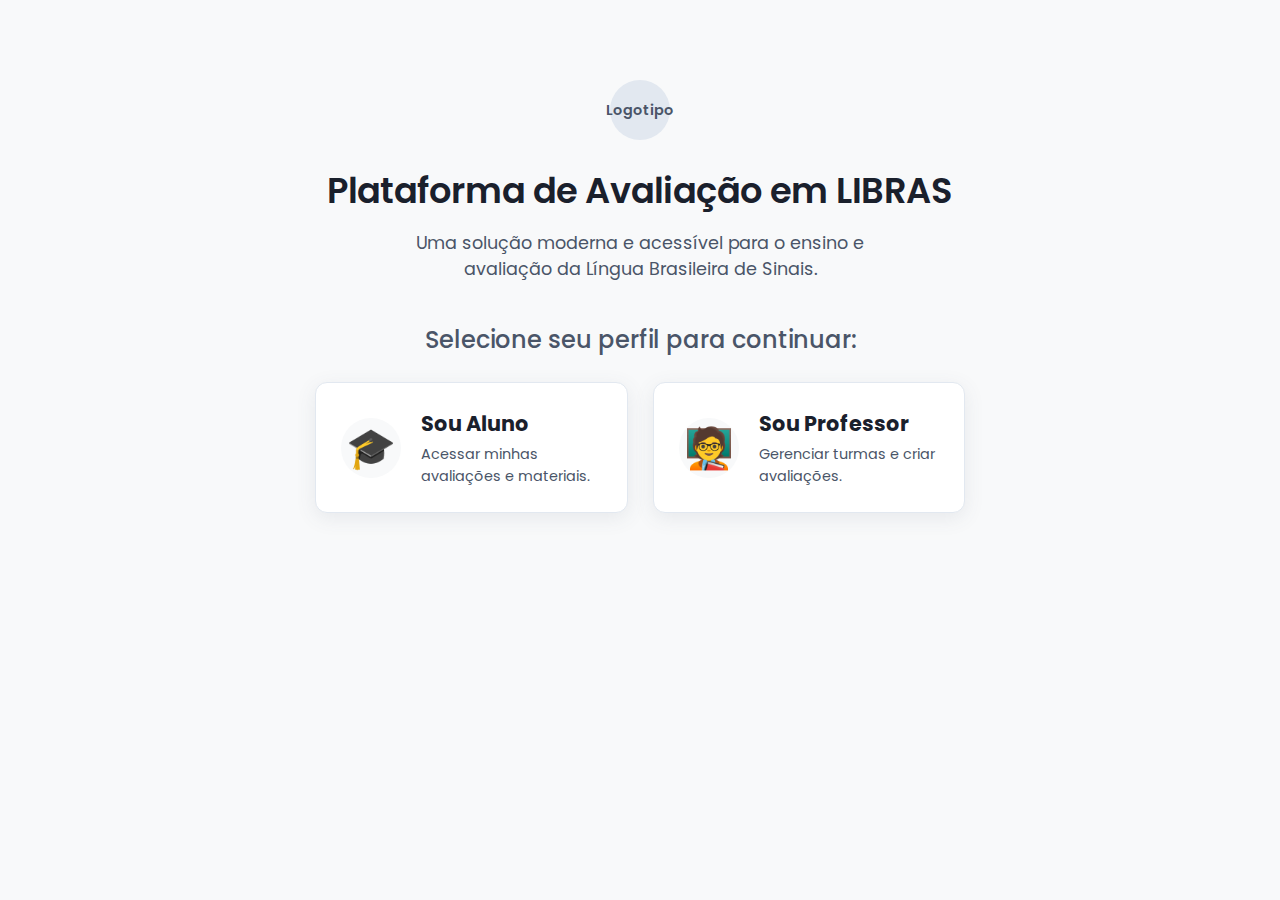
<file: frontend/templates/index.html>
<!DOCTYPE html>
<html lang="pt-BR">
<head>
    <meta charset="UTF-8">
    <meta name="viewport" content="width=device-width, initial-scale=1.0">
    <title>Bem-vindo à Plataforma de Avaliação em LIBRAS</title>
    <link rel="stylesheet" href="../assets/css/global.css">
    <link rel="stylesheet" href="../assets/css/landing.css">
    <link href="https://fonts.googleapis.com/css2?family=Poppins:wght@300;400;500;600;700&display=swap" rel="stylesheet">
</head>
<body class="role-selection-body">

    <main class="role-selection-container">
        <div class="logo-placeholder large">Logotipo</div>
        <h1>Plataforma de Avaliação em LIBRAS</h1>
        <p class="subtitle">Uma solução moderna e acessível para o ensino e avaliação da Língua Brasileira de Sinais.</p>
        
        <h2>Selecione seu perfil para continuar:</h2>

        <div class="role-options">
            <a href="aluno/aluno-login.html" class="role-card">
                <div class="role-icon">🎓</div>
                <div class="role-text">
                    <h3>Sou Aluno</h3>
                    <p>Acessar minhas avaliações e materiais.</p>
                </div>
            </a>

            <a href="professor/professor-login.html" class="role-card">
                <div class="role-icon">🧑‍🏫</div>
                <div class="role-text">
                    <h3>Sou Professor</h3>
                    <p>Gerenciar turmas e criar avaliações.</p>
                </div>
            </a>
        </div>
    </main>

</body>
</html>
</file>
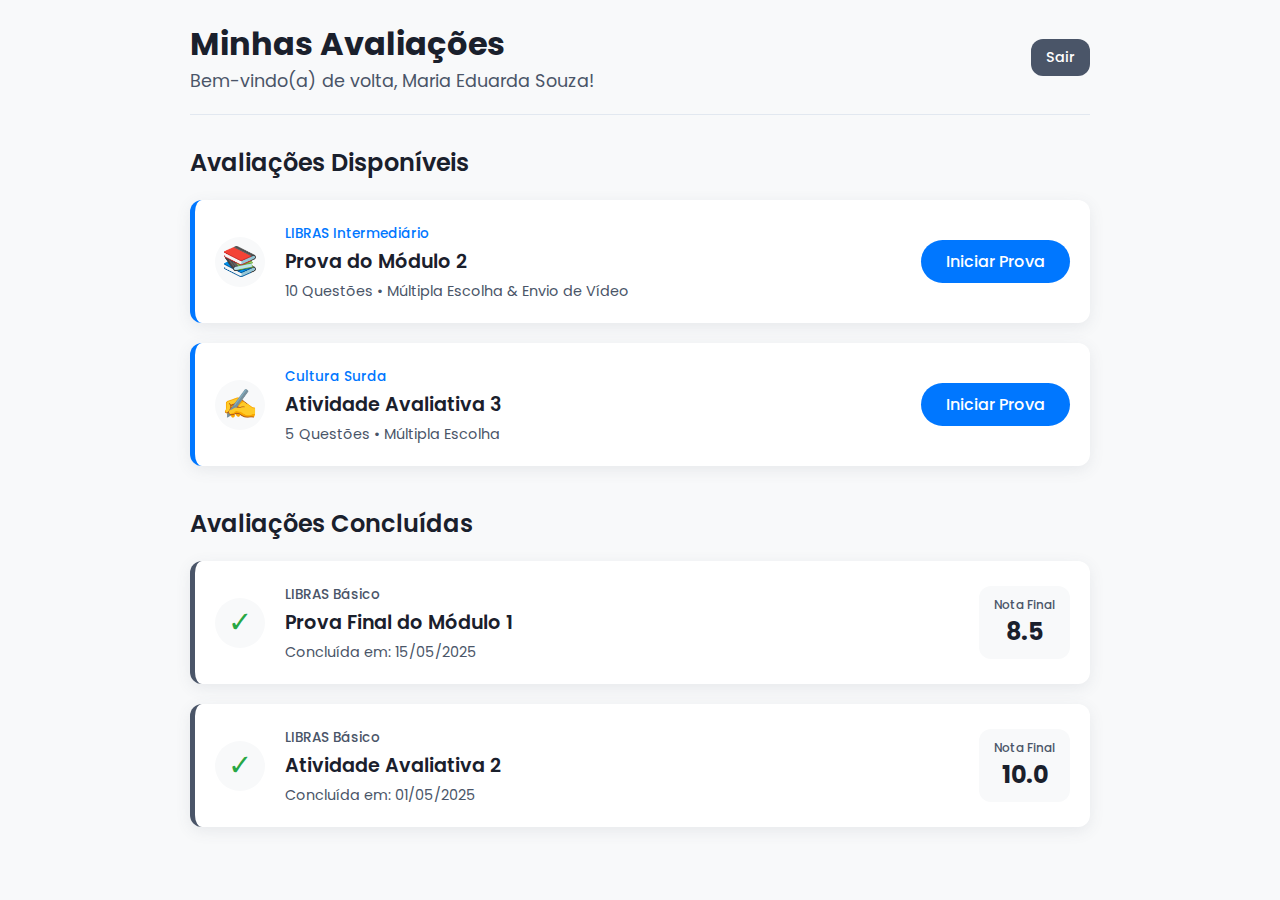
<file: frontend/templates/aluno/aluno-area.html>
<!DOCTYPE html>
<html lang="pt-BR">
<head>
    <meta charset="UTF-8">
    <meta name="viewport" content="width=device-width, initial-scale=1.0">
    <title>Minhas Avaliações - Plataforma LIBRAS</title>
    <link rel="stylesheet" href="../../assets/css/global.css">
    <link rel="stylesheet" href="../../assets/css/area.css">
    <link href="https://fonts.googleapis.com/css2?family=Poppins:wght@300;400;500;600;700&display=swap" rel="stylesheet">
</head>
<body class="dashboard-body">

    <main class="dashboard-container">
        <header class="dashboard-header">
            <div class="header-content">
                <h1>Minhas Avaliações</h1>
                <p>Bem-vindo(a) de volta, <span class="student-name">Maria Eduarda Souza</span>!</p>
            </div>
            <a href="aluno-login.html" class="logout-btn">Sair</a>
        </header>

        <section class="assessment-list-section">
            <h2>Avaliações Disponíveis</h2>
            <div class="assessment-list">
                <div class="assessment-card available">
                    <div class="card-icon">📚</div>
                    <div class="card-info">
                        <span class="card-subject">LIBRAS Intermediário</span>
                        <h3 class="card-title">Prova do Módulo 2</h3>
                        <span class="card-details">10 Questões • Múltipla Escolha & Envio de Vídeo</span>
                    </div>
                    <div class="card-action">
                        <a href="../prova/prova-instrucoes.html" class="action-link-btn">Iniciar Prova</a>
                    </div>
                </div>
                <div class="assessment-card available">
                    <div class="card-icon">✍️</div>
                    <div class="card-info">
                        <span class="card-subject">Cultura Surda</span>
                        <h3 class="card-title">Atividade Avaliativa 3</h3>
                        <span class="card-details">5 Questões • Múltipla Escolha</span>
                    </div>
                    <div class="card-action">
                        <a href="../prova/prova-instrucoes.html" class="action-link-btn">Iniciar Prova</a>
                    </div>
                </div>
            </div>
        </section>

        <section class="assessment-list-section">
            <h2>Avaliações Concluídas</h2>
            <div class="assessment-list">
                <div class="assessment-card completed">
                    <div class="card-icon">✓</div>
                    <div class="card-info">
                        <span class="card-subject">LIBRAS Básico</span>
                        <h3 class="card-title">Prova Final do Módulo 1</h3>
                        <span class="card-details">Concluída em: 15/05/2025</span>
                    </div>
                    <div class="card-action">
                        <div class="final-grade">
                            <span class="grade-label">Nota Final</span>
                            <span class="grade-value">8.5</span>
                        </div>
                    </div>
                </div>
                 <div class="assessment-card completed">
                    <div class="card-icon">✓</div>
                    <div class="card-info">
                        <span class="card-subject">LIBRAS Básico</span>
                        <h3 class="card-title">Atividade Avaliativa 2</h3>
                        <span class="card-details">Concluída em: 01/05/2025</span>
                    </div>
                    <div class="card-action">
                        <div class="final-grade">
                            <span class="grade-label">Nota Final</span>
                            <span class="grade-value">10.0</span>
                        </div>
                    </div>
                </div>
            </div>
        </section>
    </main>

</body>
</html>
</file>
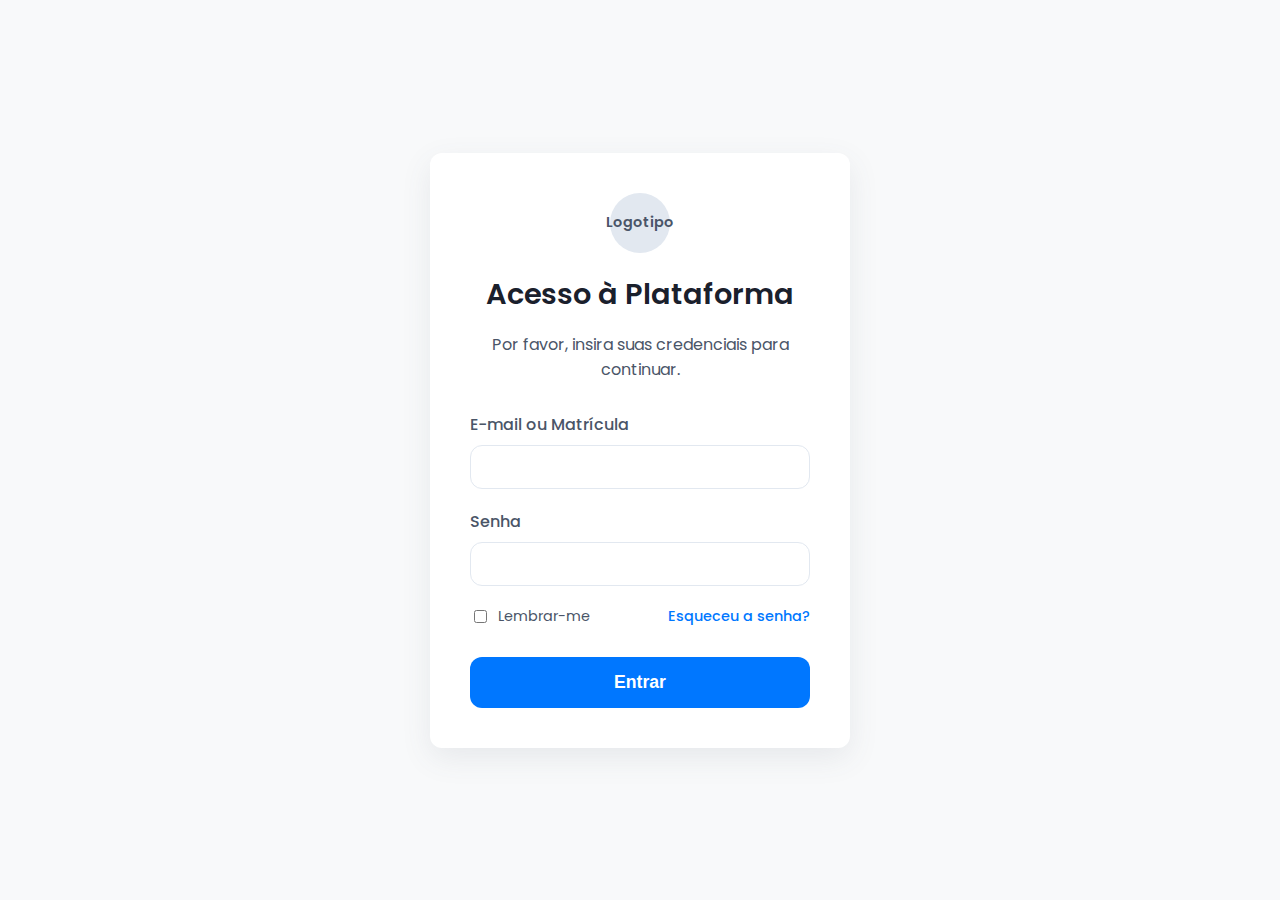
<file: frontend/templates/aluno/aluno-login.html>
<!DOCTYPE html>
<html lang="pt-BR">
<head>
    <meta charset="UTF-8">
    <meta name="viewport" content="width=device-width, initial-scale=1.0">
    <title>Login - Plataforma de Avaliação em LIBRAS</title>
    <link rel="stylesheet" href="../../assets/css/global.css">
    <link rel="stylesheet" href="../../assets/css/login.css">
    <link href="https://fonts.googleapis.com/css2?family=Poppins:wght@300;400;500;600;700&display=swap" rel="stylesheet">
</head>
<body class="login-body">

    <main class="login-container">
        <div class="login-form">
            <div class="logo-placeholder large">Logotipo</div>
            <h1>Acesso à Plataforma</h1>
            <p>Por favor, insira suas credenciais para continuar.</p>
            
            <form action="aluno-area" method="get">
                <div class="form-group">
                    <label for="email">E-mail ou Matrícula</label>
                    <input type="text" id="email" name="email" required>
                </div>
                <div class="form-group">
                    <label for="password">Senha</label>
                    <input type="password" id="password" name="password" required>
                </div>
                <div class="form-options">
                    <label class="checkbox-container">
                        <input type="checkbox" name="remember"> Lembrar-me
                    </label>
                    <a href="#" class="forgot-password">Esqueceu a senha?</a>
                </div>
                <button type="submit" class="login-btn">Entrar</button>
            </form>
        </div>
    </main>

</body>
</html>
</file>
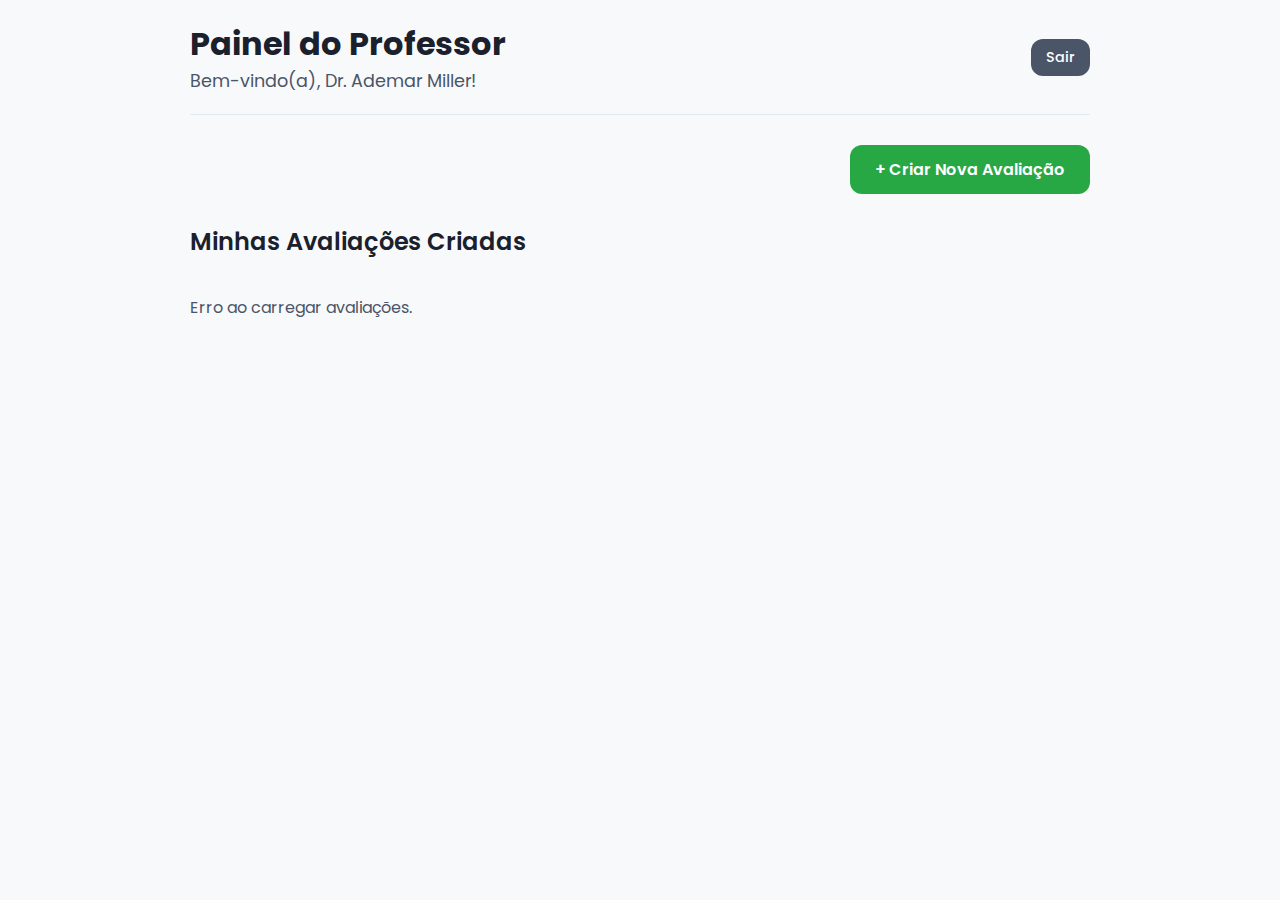
<file: frontend/templates/professor/professor-area.html>
<!DOCTYPE html>
<html lang="pt-BR">
<head>
  <meta charset="UTF-8">
  <meta name="viewport" content="width=device-width, initial-scale=1.0">
  <title>Painel do Professor - Plataforma LIBRAS</title>
  <link rel="stylesheet" href="../../assets/css/global.css">
  <link rel="stylesheet" href="../../assets/css/area.css">
  <link href="https://fonts.googleapis.com/css2?family=Poppins:wght@300;400;500;600;700&display=swap" rel="stylesheet">
</head>
<body class="dashboard-body">

  <main class="dashboard-container">
    <header class="dashboard-header">
      <div class="header-content">
        <h1>Painel do Professor</h1>
        <p>Bem-vindo(a), <span class="student-name">Dr. Ademar Miller</span>!</p>
      </div>
      <a href="professor-login" class="logout-btn">Sair</a>
    </header>

    <div class="dashboard-actions">
      <a href="../prova/prova-criar" class="create-new-btn">+ Criar Nova Avaliação</a>
    </div>

    <section class="assessment-list-section">
      <h2>Minhas Avaliações Criadas</h2>
      <div class="assessment-list" id="avaliacoes-container">
        <p>Carregando avaliações...</p>
      </div>
    </section>
  </main>

  <script src="../../assets/js/script-professor-area.js"></script>
</body>
</html>
</file>
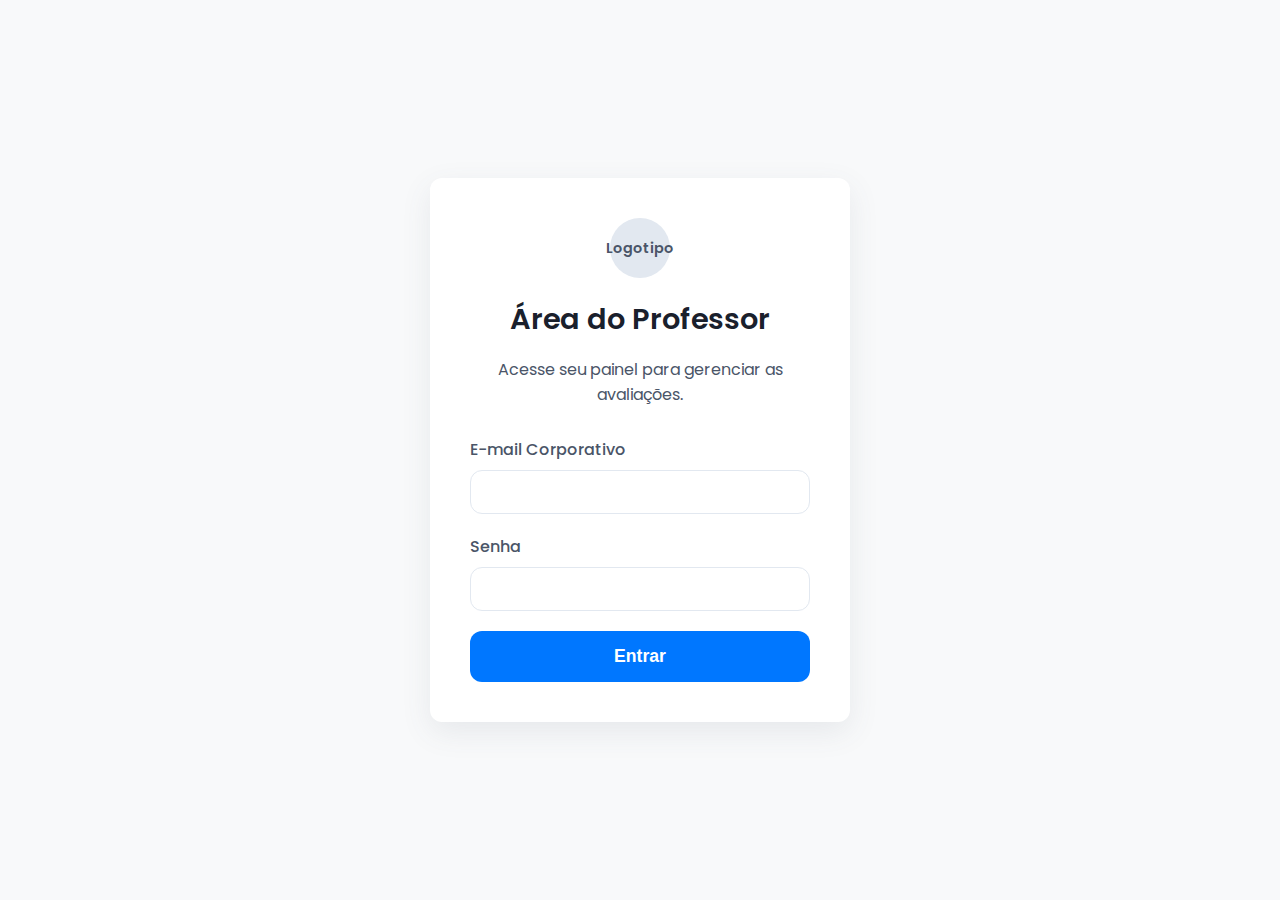
<file: frontend/templates/professor/professor-login.html>
<!DOCTYPE html>
<html lang="pt-BR">
<head>
    <meta charset="UTF-8">
    <meta name="viewport" content="width=device-width, initial-scale=1.0">
    <title>Login do Professor - Plataforma LIBRAS</title>
    <link rel="stylesheet" href="../../assets/css/global.css">
    <link rel="stylesheet" href="../../assets/css/login.css">
    <link href="https://fonts.googleapis.com/css2?family=Poppins:wght@300;400;500;600;700&display=swap" rel="stylesheet">
</head>
<body class="login-body">

    <main class="login-container">
        <div class="login-form">
            <div class="logo-placeholder large">Logotipo</div>
            <h1>Área do Professor</h1>
            <p>Acesse seu painel para gerenciar as avaliações.</p>
            
            <form action="professor-area.html" method="get">
                <div class="form-group">
                    <label for="email">E-mail Corporativo</label>
                    <input type="email" id="email" name="email" required>
                </div>
                <div class="form-group">
                    <label for="password">Senha</label>
                    <input type="password" id="password" name="password" required>
                </div>
                <button type="submit" class="login-btn">Entrar</button>
            </form>
        </div>
    </main>

</body>
</html>
</file>
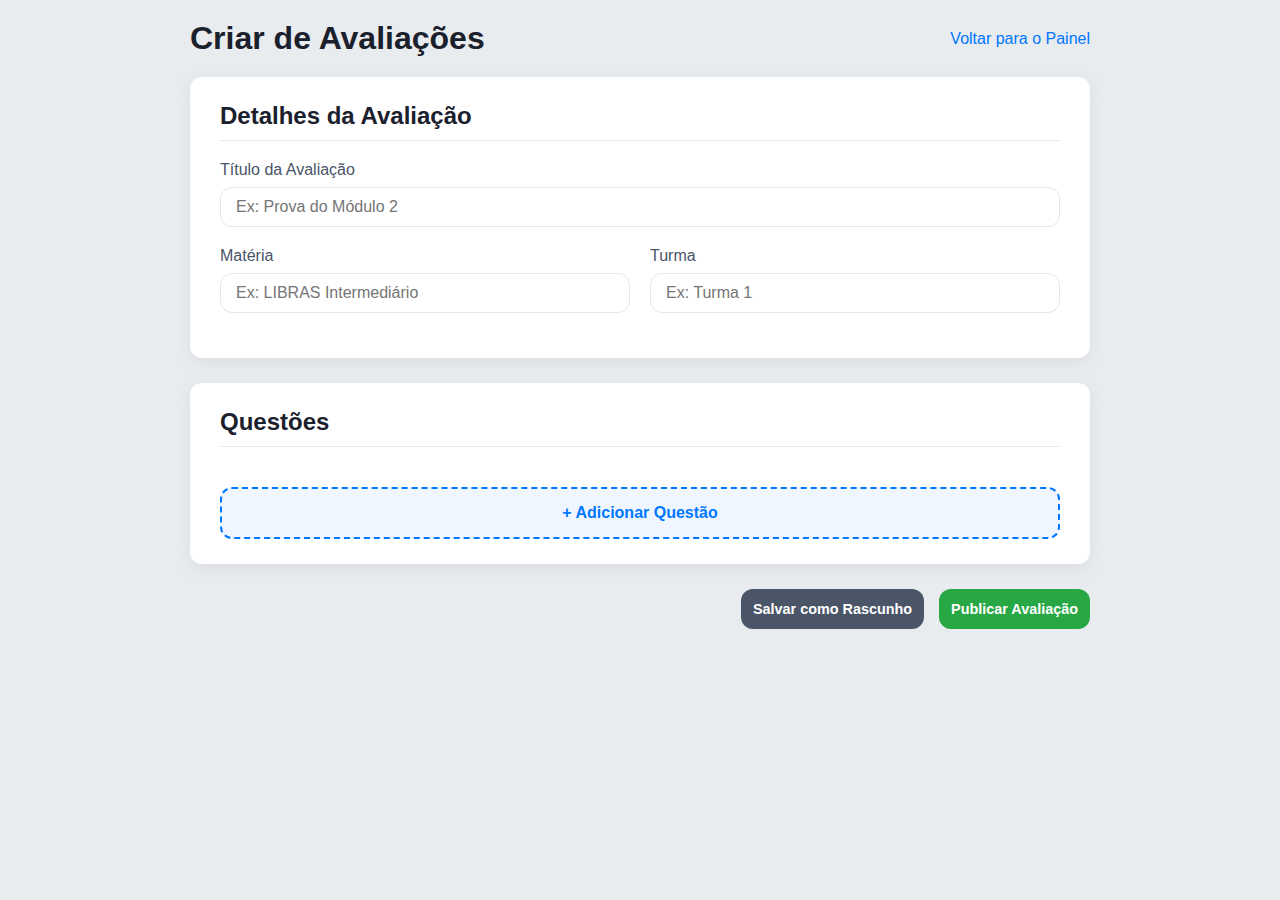
<file: frontend/templates/prova/prova-criar.html>
<!DOCTYPE html>
<html lang="pt-BR">

<head>
    <meta charset="UTF-8" />
    <meta name="viewport" content="width=device-width, initial-scale=1.0" />
    <title>Criar Avaliação - Plataforma LIBRAS</title>
    <link rel="stylesheet" href="../../assets/css/global.css" />
    <link rel="stylesheet" href="../../assets/css/prova-criar.css" />
</head>

<body class="create-test-body">
    <main class="create-test-container">
        <header class="create-test-header">
            <h1>Criar de Avaliações</h1>
            <a href="../professor/professor-area">Voltar para o Painel</a>
        </header>

        <section class="form-section">
            <h2>Detalhes da Avaliação</h2>
            <div class="form-group">
                <label for="titulo">Título da Avaliação</label>
                <input type="text" id="titulo" placeholder="Ex: Prova do Módulo 2" />
            </div>
            <div class="form-grid">
                <div class="form-group">
                    <label for="materia">Matéria</label>
                    <input type="text" id="materia" placeholder="Ex: LIBRAS Intermediário" />
                </div>
                <div class="form-group">
                    <label for="turma">Turma</label>
                    <input type="text" id="turma" placeholder="Ex: Turma 1" />
                </div>
            </div>
        </section>

        <section class="form-section">
            <h2>Questões</h2>
            <div id="question-list" class="question-builder-list"></div>
            <button id="add-question-btn" class="add-question-btn">+ Adicionar Questão</button>
        </section>

        <section class="final-actions">
            <button class="action-btn skip-btn">Salvar como Rascunho</button>
            <button class="action-btn confirm-btn">Publicar Avaliação</button>
        </section>
    </main>

    <div id="success-screen" class="success-screen" style="display: none;">
        <h2>Avaliação publicada com sucesso!</h2>
        <div class="success-actions">
            <button id="nova-avaliacao-btn" class="action-btn">Criar Nova Avaliação</button>
            <a href="../professor/professor-area" class="action-btn">Voltar para a Área do Professor</a>
        </div>
    </div>


    <template id="question-template">
        <div class="question-editor-card">
            <div class="question-editor-header">
                <h3 class="question-card-title">Nova Questão</h3>
                <button class="remove-question-btn">×</button>
            </div>
            <div class="question-editor-body">
                <div class="form-group">
                    <label for="q-title">Texto da Pergunta</label>
                    <input type="text" name="q-title" placeholder="Ex: Qual sinal corresponde a esta imagem?" />
                </div>
                <div class="form-grid-col-3">
                    <div class="form-group">
                        <label for="q-type">Tipo de Questão</label>
                        <select name="q-type" class="question-type-select">
                            <option value="multipla-escolha">Múltipla Escolha</option>
                            <option value="envio-video">Envio de Vídeo</option>
                        </select>
                    </div>
                    <div class="form-group">
                        <label>Mídia da Pergunta</label>
                        <input type="file" class="pergunta-video-input" accept="video/*" required />
                    </div>
                </div>
                <div class="answers-editor">
                    <hr />
                    <p class="answers-editor-title">Alternativas de Resposta (Marque a correta)</p>
                    <div class="answer-option-editor alternativa-item">
                        <input type="radio" name="correct-answer" class="correct-answer-radio" />
                        <span>A</span>
                        <input type="file" class="alternativa-video-input" accept="video/*" required />
                    </div>
                    <div class="answer-option-editor alternativa-item">
                        <input type="radio" name="correct-answer" class="correct-answer-radio" />
                        <span>B</span>
                        <input type="file" class="alternativa-video-input" accept="video/*" required />
                    </div>
                    <div class="answer-option-editor alternativa-item">
                        <input type="radio" name="correct-answer" class="correct-answer-radio" />
                        <span>C</span>
                        <input type="file" class="alternativa-video-input" accept="video/*" required />
                    </div>
                    <div class="answer-option-editor alternativa-item">
                        <input type="radio" name="correct-answer" class="correct-answer-radio" />
                        <span>D</span>
                        <input type="file" class="alternativa-video-input" accept="video/*" required />
                    </div>
                </div>
            </div>
        </div>
    </template>

    <script src="../../assets/js/script-criar-prova.js"></script>
</body>

</html>
</file>
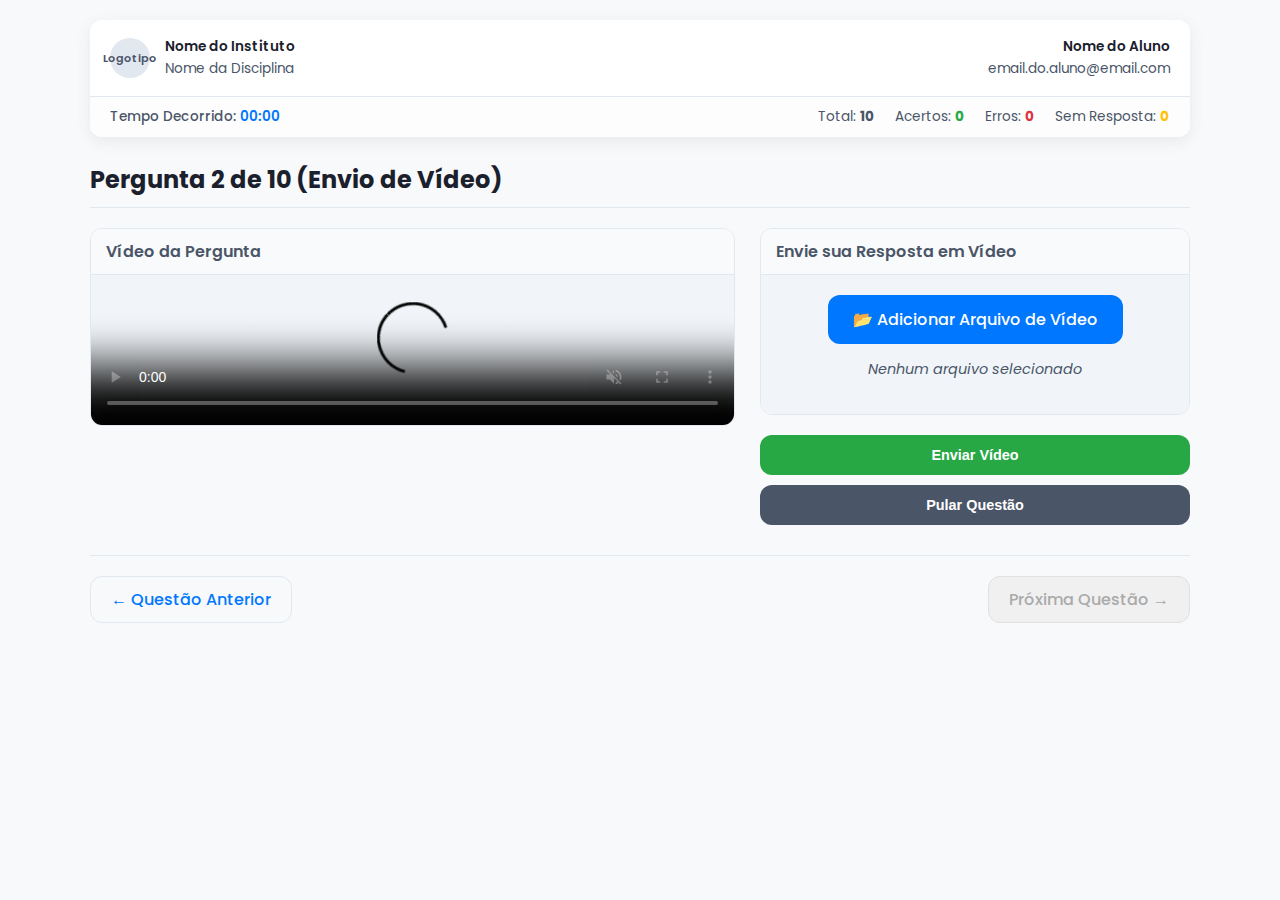
<file: frontend/templates/prova/prova-envio-video.html>
<!DOCTYPE html>
<html lang="pt-BR">
<head>
    <meta charset="UTF-8">
    <meta name="viewport" content="width=device-width, initial-scale=1.0">
    <title>Prova de LIBRAS - Envio de Vídeo</title>
    <link rel="stylesheet" href="../../assets/css/global.css">
    <link rel="stylesheet" href="../../assets/css/prova.css">
    <link href="https://fonts.googleapis.com/css2?family=Poppins:wght@300;400;500;600;700&display=swap" rel="stylesheet">
</head>
<body>

    <header class="assessment-header">
        <div class="header-top">
            <div class="header-logo-info">
                <div class="logo-placeholder">Logotipo</div>
                <div class="institute-info">
                    <p id="info-institution">Nome do Instituto</p>
                    <p id="info-subject">Nome da Disciplina</p>
                </div>
            </div>
            <div class="student-info">
                <p id="info-student-name">Nome do Aluno</p>
                <p id="info-student-email">email.do.aluno@email.com</p>
            </div>
        </div>
        <div class="header-status-bar">
            <div class="test-timer">
                <span>Tempo Decorrido:</span>
                <span id="timer">00:00</span>
            </div>
            <div class="test-stats">
                <span>Total: <strong id="stats-total">10</strong></span>
                <span class="correct">Acertos: <strong id="stats-correct">0</strong></span>
                <span class="incorrect">Erros: <strong id="stats-incorrect">0</strong></span>
                <span class="unanswered">Sem Resposta: <strong id="stats-unanswered">0</strong></span>
            </div>
        </div>
    </header>

    <main class="quiz-container">
        <div class="question-header">
            <h2 id="question-title-counter">Pergunta 2 de 10 (Envio de Vídeo)</h2>
        </div>

        <div class="question-body">
            <div class="question-media-column-large">
                <div class="media-card question-card">
                    <div class="card-header">Vídeo da Pergunta</div>
                    <div class="media-content">
                        <video controls autoplay muted loop poster="https://placehold.co/600x338/1A202C/718096?text=Vídeo+da+Pergunta">
                            <source src="https://cdn.coverr.co/videos/coverr-signing-no-problem-in-sign-language-7917/1080p.mp4" type="video/mp4">
                        </video>
                    </div>
                </div>
            </div>

            <div class="question-options-column">
                <div class="media-card student-response-card large">
                    <div class="card-header">Envie sua Resposta em Vídeo</div>
                    <div class="media-content student-video-placeholder large">
                        <div class="file-upload-area">
                            <input type="file" id="video-upload-input" accept="video/*" hidden>
                            <label for="video-upload-input" class="upload-btn">
                                📂 Adicionar Arquivo de Vídeo
                            </label>
                            <p class="file-name-display" id="file-name-display">Nenhum arquivo selecionado</p>
                        </div>
                    </div>
                </div>
                <div class="question-actions">
                    <button class="action-btn confirm-btn" id="send-video-btn">Enviar Vídeo</button>
                    <button class="action-btn skip-btn" id="skip-button">Pular Questão</button>
                </div>
            </div>
        </div>
        
        <div class="page-navigation">
            <a href="prova-multipla-escolha.html" class="nav-btn">← Questão Anterior</a>
            <a href="#" class="nav-btn disabled">Próxima Questão →</a>
        </div>
    </main>
    <script src="../../assets/js/script-envio-video.js"></script>
</body>
</html>
</file>
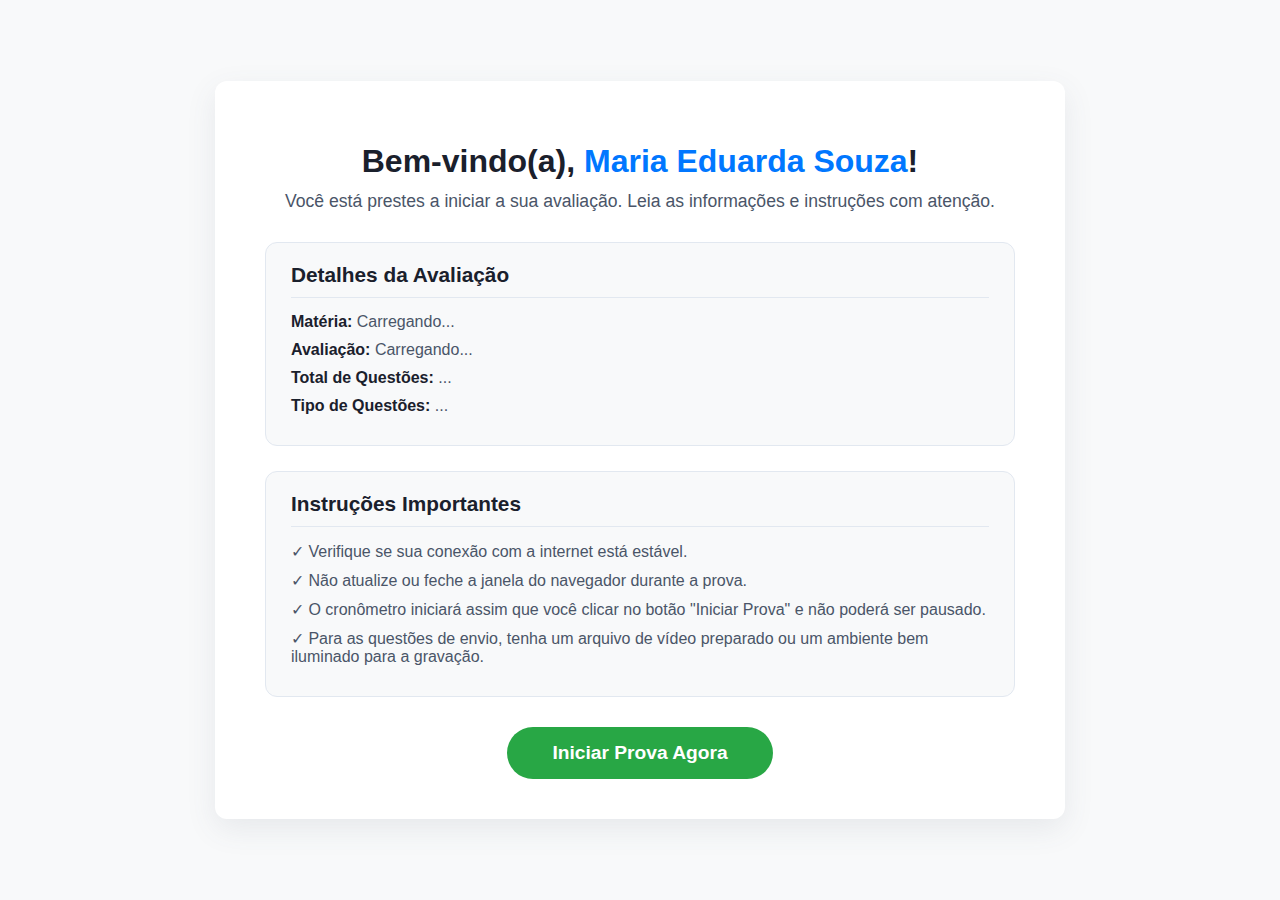
<file: frontend/templates/prova/prova-instrucoes.html>
<!DOCTYPE html>
<html lang="pt-BR">
<head>
  <meta charset="UTF-8" />
  <meta name="viewport" content="width=device-width, initial-scale=1.0"/>
  <title>Instruções da Prova - Plataforma de Avaliação</title>
  <link rel="stylesheet" href="../../assets/css/global.css" />
  <link rel="stylesheet" href="../../assets/css/instrucoes.css" />
</head>
<body class="instructions-body">

  <main class="instructions-container">
    <h1>Bem-vindo(a), <span class="student-name">Maria Eduarda Souza</span>!</h1>
    <p class="subtitle">Você está prestes a iniciar a sua avaliação. Leia as informações e instruções com atenção.</p>

    <div class="test-details-summary">
      <h2>Detalhes da Avaliação</h2>
      <ul>
        <li><strong>Matéria:</strong> <span id="info-materia">Carregando...</span></li>
        <li><strong>Avaliação:</strong> <span id="info-titulo">Carregando...</span></li>
        <li><strong>Total de Questões:</strong> <span id="info-total">...</span></li>
        <li><strong>Tipo de Questões:</strong> <span id="info-tipo">...</span></li>
      </ul>
    </div>

    <div class="instructions-list">
      <h2>Instruções Importantes</h2>
      <ul>
        <li>✓ Verifique se sua conexão com a internet está estável.</li>
        <li>✓ Não atualize ou feche a janela do navegador durante a prova.</li>
        <li>✓ O cronômetro iniciará assim que você clicar no botão "Iniciar Prova" e não poderá ser pausado.</li>
        <li>✓ Para as questões de envio, tenha um arquivo de vídeo preparado ou um ambiente bem iluminado para a gravação.</li>
      </ul>
    </div>

    <div class="start-test-action">
      <a id="start-test-btn" href="#" class="start-btn">Iniciar Prova Agora</a>
    </div>
  </main>

  <script src="../../assets/js/script-prova-instrucoes.js"></script>
</body>
</html>
</file>
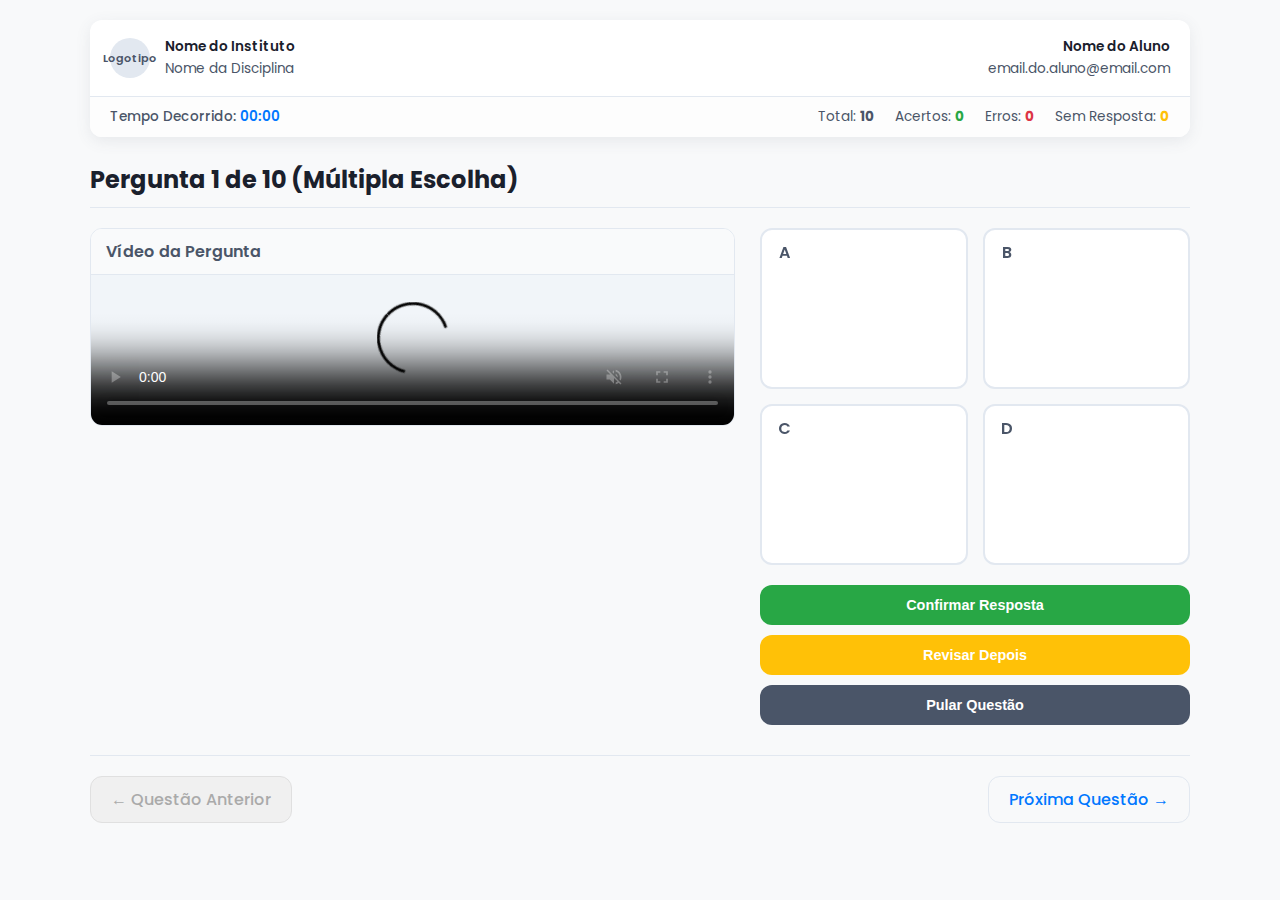
<file: frontend/templates/prova/prova-multipla-escolha.html>
<!DOCTYPE html>
<html lang="pt-BR">
<head>
    <meta charset="UTF-8">
    <meta name="viewport" content="width=device-width, initial-scale=1.0">
    <title>Prova de LIBRAS - Múltipla Escolha</title>
    <link rel="stylesheet" href="../../assets/css/global.css">
    <link rel="stylesheet" href="../../assets/css/prova.css">
    <link href="https://fonts.googleapis.com/css2?family=Poppins:wght@300;400;500;600;700&display=swap" rel="stylesheet">
</head>
<body>

    <header class="assessment-header">
        <div class="header-top">
            <div class="header-logo-info">
                <div class="logo-placeholder">Logotipo</div>
                <div class="institute-info">
                    <p id="info-institution">Nome do Instituto</p>
                    <p id="info-subject">Nome da Disciplina</p>
                </div>
            </div>
            <div class="student-info">
                <p id="info-student-name">Nome do Aluno</p>
                <p id="info-student-email">email.do.aluno@email.com</p>
            </div>
        </div>
        <div class="header-status-bar">
            <div class="test-timer">
                <span>Tempo Decorrido:</span>
                <span id="timer">00:00</span>
            </div>
            <div class="test-stats">
                <span>Total: <strong id="stats-total">10</strong></span>
                <span class="correct">Acertos: <strong id="stats-correct">0</strong></span>
                <span class="incorrect">Erros: <strong id="stats-incorrect">0</strong></span>
                <span class="unanswered">Sem Resposta: <strong id="stats-unanswered">0</strong></span>
            </div>
        </div>
    </header>

    <main class="quiz-container">
        <div class="question-header">
            <h2 id="question-title-counter">Pergunta 1 de 10 (Múltipla Escolha)</h2>
        </div>

        <div class="question-body">
            <div class="question-media-column-large">
                <div class="media-card question-card">
                    <div class="card-header">Vídeo da Pergunta</div>
                    <div class="media-content">
                        <video controls autoplay muted loop poster="https://placehold.co/600x338/1A202C/718096?text=Vídeo+da+Pergunta">
                            <source src="https://cdn.coverr.co/videos/coverr-a-person-signing-the-word-sign-language-7373/1080p.mp4" type="video/mp4">
                        </video>
                    </div>
                </div>
            </div>

            <div class="question-options-column">
                <div class="answers-grid">
                    <div class="answer-option" onclick="selectAnswer(this)"><span class="option-letter">A</span><div class="answer-media"><video muted loop poster="https://placehold.co/200x112/4A5568/A0AEC0?text=Opção+A" onmouseover="this.play()" onmouseout="this.pause();this.currentTime=0;"><source src="https://cdn.coverr.co/videos/coverr-a-woman-signing-the-word-hello-5953/1080p.mp4" type="video/mp4"></video></div></div>
                    <div class="answer-option" onclick="selectAnswer(this)"><span class="option-letter">B</span><div class="answer-media"><video muted loop poster="https://placehold.co/200x112/4A5568/A0AEC0?text=Opção+B" onmouseover="this.play()" onmouseout="this.pause();this.currentTime=0;"><source src="https://cdn.coverr.co/videos/coverr-a-man-signing-goodbye-1943/1080p.mp4" type="video/mp4"></video></div></div>
                    <div class="answer-option" onclick="selectAnswer(this)"><span class="option-letter">C</span><div class="answer-media"><video muted loop poster="https://placehold.co/200x112/4A5568/A0AEC0?text=Opção+C" onmouseover="this.play()" onmouseout="this.pause();this.currentTime=0;"><source src="https://cdn.coverr.co/videos/coverr-a-person-signing-the-word-yes-2967/1080p.mp4" type="video/mp4"></video></div></div>
                    <div class="answer-option" onclick="selectAnswer(this)"><span class="option-letter">D</span><div class="answer-media"><video muted loop poster="https://placehold.co/200x112/4A5568/A0AEC0?text=Opção+D" onmouseover="this.play()" onmouseout="this.pause();this.currentTime=0;"><source src="https://cdn.coverr.co/videos/coverr-a-person-signing-the-word-no-3042/1080p.mp4" type="video/mp4"></video></div></div>
                </div>
                <div class="question-actions">
                    <button class="action-btn confirm-btn" id="confirm-button">Confirmar Resposta</button>
                    <button class="action-btn review-btn" id="review-button">Revisar Depois</button>
                    <button class="action-btn skip-btn" id="skip-button">Pular Questão</button>
                </div>
            </div>
        </div>
        <div class="page-navigation">
            <a href="#" class="nav-btn disabled">← Questão Anterior</a>
            <a href="prova-envio-video" class="nav-btn">Próxima Questão →</a>
        </div>
    </main>
    <script src="../../assets/js/script-multipla-escolha.js"></script>
</body>
</html>
</file>
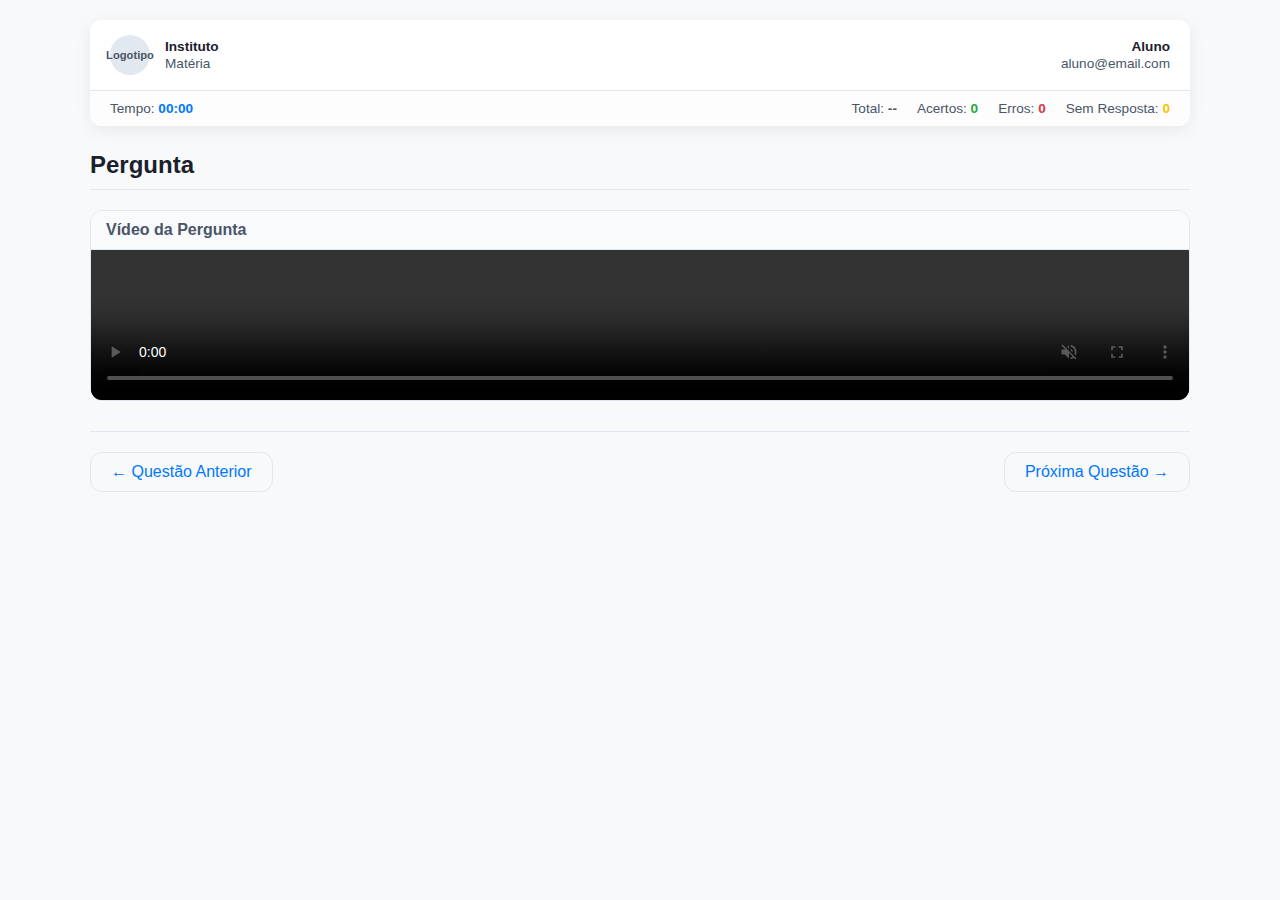
<file: frontend/templates/prova/prova-unificada.html>
<!DOCTYPE html>
<html lang="pt-BR">
<head>
  <meta charset="UTF-8">
  <meta name="viewport" content="width=device-width, initial-scale=1.0">
  <title>Prova - Unificada</title>
  <link rel="stylesheet" href="../../assets/css/global.css">
  <link rel="stylesheet" href="../../assets/css/prova.css">
</head>
<body class="prova-body">

  <header class="assessment-header">
    <div class="header-top">
      <div class="header-logo-info">
        <div class="logo-placeholder">Logotipo</div>
        <div class="institute-info">
          <p id="info-institution">Instituto</p>
          <p id="info-subject">Matéria</p>
        </div>
      </div>
      <div class="student-info">
        <p id="info-student-name">Aluno</p>
        <p id="info-student-email">aluno@email.com</p>
      </div>
    </div>
    <div class="header-status-bar">
      <div class="test-timer">
        <span>Tempo:</span>
        <span id="timer">00:00</span>
      </div>
      <div class="test-stats">
        <span>Total: <strong id="stats-total">--</strong></span>
        <span class="correct">Acertos: <strong id="stats-correct">0</strong></span>
        <span class="incorrect">Erros: <strong id="stats-incorrect">0</strong></span>
        <span class="unanswered">Sem Resposta: <strong id="stats-unanswered">0</strong></span>
      </div>
    </div>
  </header>

  <main class="quiz-container">
    <div class="question-header">
      <h2 id="question-title-counter">Pergunta</h2>
    </div>

    <div class="question-body">

      <!-- Coluna do vídeo da pergunta -->
      <div class="question-media-column-large">
        <div class="media-card question-card">
          <div class="card-header">Vídeo da Pergunta</div>
          <div class="media-content">
            <video id="question-video" controls autoplay muted loop></video>
          </div>
        </div>
      </div>

      <!-- Coluna para múltipla escolha -->
      <div class="question-options-column" id="multipla-escolha-container" style="display: none;">
        <div class="answers-grid" id="answer-options-container">
          <!-- Alternativas serão inseridas via JS -->
        </div>

        <div class="question-actions">
          <button class="action-btn confirm-btn" id="confirm-button">Confirmar Resposta</button>
          <button class="action-btn review-btn" id="review-button">Revisar Depois</button>
          <button class="action-btn skip-btn" id="skip-button">Pular Questão</button>
        </div>
      </div>

      <!-- Coluna para envio de vídeo -->
      <div class="question-options-column" id="envio-video-container" style="display: none;">
        <div class="media-card student-response-card large">
          <div class="card-header">Envie sua Resposta em Vídeo</div>
          <div class="media-content student-video-placeholder large">
            <div class="file-upload-area">
              <input type="file" id="video-upload-input" accept="video/*" hidden>
              <label for="video-upload-input" class="upload-btn">📂 Adicionar Arquivo de Vídeo</label>
              <p class="file-name-display" id="file-name-display">Nenhum arquivo selecionado</p>
            </div>
          </div>
        </div>
        <div class="question-actions">
          <button class="action-btn confirm-btn" id="send-video-btn">Enviar Vídeo</button>
          <button class="action-btn skip-btn" id="skip-button-video">Pular Questão</button>
        </div>
      </div>

    </div>

    <div class="page-navigation">
      <a href="#" id="prev-question" class="nav-btn">← Questão Anterior</a>
      <a href="#" id="next-question" class="nav-btn">Próxima Questão →</a>
    </div>
  </main>

  <script src="../../assets/js/script-prova-unificada.js"></script>
</body>
</html>
</file>
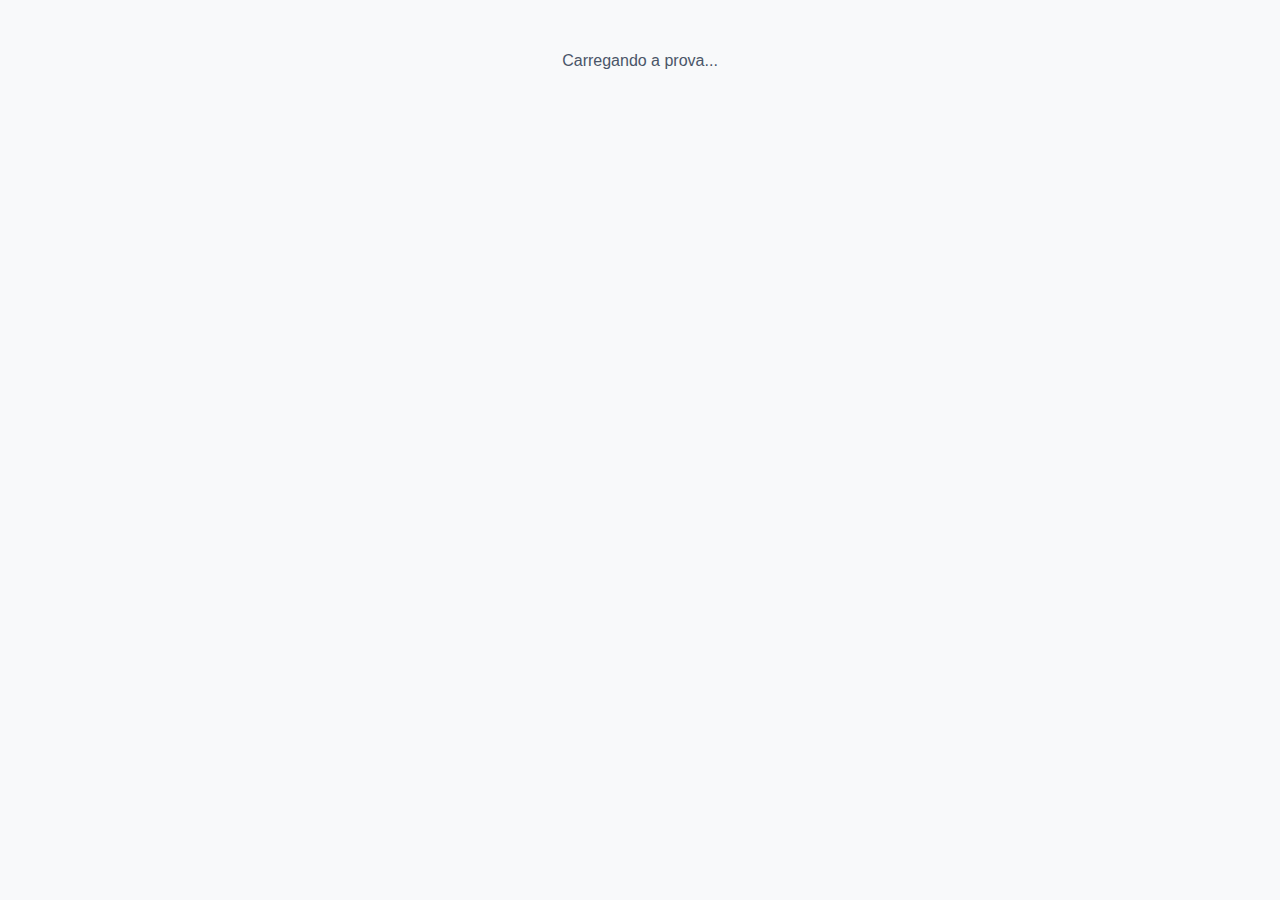
<file: frontend/templates/prova/prova.html>
<!DOCTYPE html>
<html lang="pt-BR">
<head>
  <meta charset="UTF-8" />
  <meta name="viewport" content="width=device-width, initial-scale=1.0"/>
  <title>Prova - Plataforma LIBRAS</title>
  <link rel="stylesheet" href="../../assets/css/global.css" />
  <link rel="stylesheet" href="../../assets/css/prova.css" />
</head>
<body>
  <div id="loading" style="text-align: center; padding: 2rem;">
    Carregando a prova...
  </div>
  <div id="prova-container" style="display: none;"></div>

  <script src="../../assets/js/script-prova-unificada.js"></script>
</body>
</html>
</file>
<file: frontend/assets/css/global.css>
/* assets/css/global.css */

/* Estilos Globais e Variáveis CSS */
:root {
    --bg-color: #F8F9FA;
    --card-bg-color: #FFFFFF;
    --primary-accent-color: #0077FF;
    --secondary-accent-color: #4A5568;
    --correct-color: #28A745;
    --incorrect-color: #DC3545;
    --unanswered-color: #ffc107;

    --text-primary-color: #1A202C;
    --text-secondary-color: #4A5568;
    --text-on-accent-color: #FFFFFF;

    --border-color-light: #E2E8F0;
    --shadow-color-soft: rgba(74, 85, 104, 0.1);
    --border-radius-md: 12px;
    --transition-speed: 0.25s;
}

body {
    font-family: 'Poppins', sans-serif;
    background-color: var(--bg-color);
    color: var(--text-secondary-color);
    margin: 0;
    padding: 20px;
    display: flex;
    flex-direction: column;
    align-items: center;
    box-sizing: border-box;
    min-height: 100vh;
}

/* Estilos de Componentes Comuns */

.logo-placeholder {
    width: 40px;
    height: 40px;
    background-color: var(--border-color-light);
    border-radius: 50%;
    display: flex;
    align-items: center;
    justify-content: center;
    font-size: 0.7rem;
    font-weight: 600;
    color: var(--text-secondary-color);
    flex-shrink: 0;
}

.logo-placeholder.large {
    width: 60px;
    height: 60px;
    font-size: 0.9rem;
    margin-left: auto;  /* Margem automática à esquerda */
    margin-right: auto; /* Margem automática à direita */
    margin-bottom: 20px;/* Espaço abaixo do logo */
}

/* Botões Genéricos */
.action-btn {
    padding: 12px;
    border-radius: var(--border-radius-md);
    border: none;
    font-size: 0.9rem;
    font-weight: 600;
    cursor: pointer;
    transition: all var(--transition-speed);
}

.action-btn:hover {
    opacity: 0.85;
}

.confirm-btn {
    background-color: var(--correct-color);
    color: white;
}

.review-btn {
    background-color: var(--unanswered-color);
    color: white;
}

.skip-btn {
    background-color: var(--secondary-accent-color);
    color: white;
}
</file>
<file: frontend/assets/css/landing.css>
/* assets/css/landing.css */

.role-selection-body {
    justify-content: flex-start; /* Alinha o conteúdo no topo */
    padding-top: 80px;           /* Adiciona um espaço confortável no topo */
    text-align: center;
}
.role-selection-container {
    width: 100%;
    max-width: 650px;
}

.role-selection-container h1 {
    color: var(--text-primary-color);
    font-size: 2.2rem;
    font-weight: 600;
}

.role-selection-container .subtitle {
    font-size: 1.1rem;
    max-width: 500px;
    margin: -10px auto 40px auto;
}

.role-selection-container h2 {
    font-weight: 500;
    color: var(--text-secondary-color);
    margin-bottom: 25px;
}

.role-options {
    display: grid;
    grid-template-columns: 1fr 1fr;
    gap: 25px;
}

.role-card {
    background-color: var(--card-bg-color);
    padding: 25px;
    border-radius: var(--border-radius-md);
    box-shadow: 0 5px 20px var(--shadow-color-soft);
    text-decoration: none;
    color: inherit;
    display: flex;
    align-items: center;
    gap: 20px;
    text-align: left;
    transition: all var(--transition-speed);
    border: 1px solid var(--border-color-light);
}

.role-card:hover {
    transform: translateY(-5px);
    box-shadow: 0 10px 30px var(--shadow-color-soft);
    border-color: var(--primary-accent-color);
}

.role-icon {
    font-size: 2.5rem;
    background-color: var(--bg-color);
    width: 60px;
    height: 60px;
    display: flex;
    align-items: center;
    justify-content: center;
    border-radius: 50%;
    flex-shrink: 0;
}

.role-text h3 {
    margin: 0 0 5px 0;
    color: var(--text-primary-color);
    font-size: 1.3rem;
}

.role-text p {
    margin: 0;
    font-size: 0.9rem;
    line-height: 1.5;
}

@media (max-width: 600px) {
    .role-options {
        grid-template-columns: 1fr;
    }
}
</file>
<file: frontend/assets/css/area.css>
/* assets/css/dashboard.css */

.dashboard-body {
    justify-content: flex-start;
}

.dashboard-container {
    width: 100%;
    max-width: 900px;
}

.dashboard-header {
    display: flex;
    justify-content: space-between;
    align-items: center;
    margin-bottom: 30px;
    padding-bottom: 20px;
    border-bottom: 1px solid var(--border-color-light);
}

.dashboard-header h1 {
    color: var(--text-primary-color);
    font-size: 2rem;
    margin: 0;
}

.dashboard-header p {
    margin: 0;
    font-size: 1.1rem;
}

.logout-btn {
    background-color: var(--secondary-accent-color);
    color: white;
    text-decoration: none;
    padding: 8px 15px;
    border-radius: var(--border-radius-md);
    font-weight: 500;
    font-size: 0.9rem;
    transition: background-color var(--transition-speed);
}

.logout-btn:hover {
    background-color: var(--text-primary-color);
}

.assessment-list-section {
    margin-bottom: 40px;
}

.assessment-list-section h2 {
    color: var(--text-primary-color);
    font-size: 1.5rem;
    font-weight: 600;
    margin-bottom: 20px;
}

.assessment-list {
    display: grid;
    gap: 20px;
}

.assessment-card {
    display: flex;
    align-items: center;
    gap: 20px;
    background-color: var(--card-bg-color);
    padding: 20px;
    border-radius: var(--border-radius-md);
    box-shadow: 0 4px 15px var(--shadow-color-soft);
    border-left: 5px solid;
    transition: transform var(--transition-speed), box-shadow var(--transition-speed);
}

.assessment-card:hover {
    transform: translateY(-5px);
    box-shadow: 0 8px 25px var(--shadow-color-soft);
}

.assessment-card.available {
    border-color: var(--primary-accent-color);
}

.assessment-card.completed {
    border-color: var(--secondary-accent-color);
}

.assessment-card.completed .card-icon {
    color: var(--correct-color);
}

.card-icon {
    font-size: 1.8rem;
    background-color: var(--bg-color);
    width: 50px;
    height: 50px;
    display: flex;
    align-items: center;
    justify-content: center;
    border-radius: 50%;
}

.card-info {
    flex-grow: 1;
}

.card-info .card-subject {
    font-size: 0.85rem;
    font-weight: 500;
    color: var(--primary-accent-color);
}

.assessment-card.completed .card-subject {
    color: var(--text-secondary-color);
}

.card-info .card-title {
    font-size: 1.2rem;
    font-weight: 600;
    color: var(--text-primary-color);
    margin: 2px 0;
}

.card-info .card-details {
    font-size: 0.9rem;
    color: var(--text-secondary-color);
}

.card-action .action-link-btn {
    background-color: var(--primary-accent-color);
    color: white;
    text-decoration: none;
    padding: 10px 25px;
    border-radius: 50px;
    font-weight: 500;
    transition: background-color var(--transition-speed);
}

.card-action .action-link-btn:hover {
    background-color: #0056b3;
}

.card-action .final-grade {
    background-color: var(--bg-color);
    padding: 10px 15px;
    border-radius: var(--border-radius-md);
    text-align: center;
}

.final-grade .grade-label {
    font-size: 0.75rem;
    font-weight: 500;
    display: block;
}

.final-grade .grade-value {
    font-size: 1.5rem;
    font-weight: 700;
    color: var(--text-primary-color);
    display: block;
}

/* Estilos específicos do dashboard do professor */
.dashboard-actions {
    display: flex;
    justify-content: flex-end;
    margin-bottom: 30px;
}

.create-new-btn {
    background-color: var(--correct-color);
    color: white;
    padding: 12px 25px;
    border-radius: var(--border-radius-md);
    text-decoration: none;
    font-weight: 600;
    font-size: 1rem;
    transition: all var(--transition-speed);
}

.create-new-btn:hover {
    transform: translateY(-2px);
    box-shadow: 0 4px 15px rgba(40, 167, 69, 0.3);
}

.assessment-card.professor .card-action-professor {
    display: flex;
    gap: 10px;
}

.prof-action-btn {
    font-size: 0.85rem;
    font-weight: 500;
    padding: 8px 15px;
    border-radius: 50px;
    text-decoration: none;
    border: 1.5px solid;
    transition: all var(--transition-speed);
}

.prof-action-btn.results {
    border-color: var(--primary-accent-color);
    color: var(--primary-accent-color);
}

.prof-action-btn.results:hover {
    background-color: var(--primary-accent-color);
    color: white;
}

.prof-action-btn.edit {
    border-color: var(--secondary-accent-color);
    color: var(--secondary-accent-color);
}

.prof-action-btn.edit:hover {
    background-color: var(--secondary-accent-color);
    color: white;
}
</file>
<file: frontend/assets/css/login.css>
/* assets/css/login.css */

.login-body {
    justify-content: center;
}

.login-container {
    width: 100%;
    max-width: 420px;
    padding: 20px;
}

.login-form {
    background-color: var(--card-bg-color);
    padding: 40px;
    border-radius: var(--border-radius-md);
    box-shadow: 0 10px 30px var(--shadow-color-soft);
    text-align: center;
}

.login-form h1 {
    color: var(--text-primary-color);
    font-weight: 600;
    font-size: 1.8rem;
    margin-bottom: 10px;
}

.login-form p {
    margin-bottom: 30px;
}

.form-group {
    text-align: left;
    margin-bottom: 20px;
}

.form-group label {
    display: block;
    margin-bottom: 8px;
    font-weight: 500;
}

.form-group input {
    width: 100%;
    padding: 12px 15px;
    border: 1.5px solid var(--border-color-light);
    border-radius: var(--border-radius-md);
    font-size: 1rem;
    transition: border-color var(--transition-speed), box-shadow var(--transition-speed);
    box-sizing: border-box;
}

.form-group input:focus {
    outline: none;
    border-color: var(--primary-accent-color);
    box-shadow: 0 0 0 3px rgba(0, 119, 255, 0.15);
}

.form-options {
    display: flex;
    justify-content: space-between;
    align-items: center;
    font-size: 0.9rem;
    margin-bottom: 30px;
}

.checkbox-container {
    display: flex;
    align-items: center;
    gap: 8px;
    cursor: pointer;
}

a.forgot-password {
    color: var(--primary-accent-color);
    text-decoration: none;
    font-weight: 500;
}

a.forgot-password:hover {
    text-decoration: underline;
}

.login-btn {
    width: 100%;
    padding: 15px;
    border: none;
    background-color: var(--primary-accent-color);
    color: white;
    font-size: 1.1rem;
    font-weight: 600;
    border-radius: var(--border-radius-md);
    cursor: pointer;
    transition: background-color var(--transition-speed);
}

.login-btn:hover {
    background-color: #0056b3;
}
</file>
<file: frontend/assets/css/prova-criar.css>
/* assets/css/criar-prova.css */

.create-test-body {
    background-color: #e9ecef;
    justify-content: flex-start;
}

.create-test-container {
    width: 100%;
    max-width: 900px;
    background: none;
}

.create-test-header {
    display: flex;
    justify-content: space-between;
    align-items: center;
    margin-bottom: 20px;
}

.create-test-header h1 {
    color: var(--text-primary-color);
    margin: 0;
}

.create-test-header a {
    color: var(--primary-accent-color);
    text-decoration: none;
    font-weight: 500;
}

.form-section {
    background-color: var(--card-bg-color);
    padding: 25px 30px;
    border-radius: var(--border-radius-md);
    margin-bottom: 25px;
    box-shadow: 0 4px 15px var(--shadow-color-soft);
}

.form-section h2 {
    margin-top: 0;
    margin-bottom: 20px;
    padding-bottom: 10px;
    border-bottom: 1px solid var(--border-color-light);
    color: var(--text-primary-color);
    font-weight: 600;
}

.form-grid {
    display: grid;
    grid-template-columns: 1fr 1fr;
    gap: 20px;
}

.form-grid-col-3 {
    display: grid;
    grid-template-columns: repeat(auto-fit, minmax(150px, 1fr));
    gap: 20px;
    align-items: flex-end;
}

.form-group {
    margin-bottom: 20px;
}

.form-group label {
    display: block;
    margin-bottom: 8px;
    font-weight: 500;
}

.form-group input,
.form-group select {
    width: 100%;
    padding: 10px 15px;
    border: 1.5px solid var(--border-color-light);
    border-radius: var(--border-radius-md);
    font-size: 1rem;
    box-sizing: border-box;
}

.question-builder-list {
    display: grid;
    gap: 20px;
}

.add-question-btn {
    width: 100%;
    padding: 15px;
    margin-top: 20px;
    border: 2px dashed var(--primary-accent-color);
    background-color: #f0f6ff;
    color: var(--primary-accent-color);
    font-size: 1rem;
    font-weight: 600;
    border-radius: var(--border-radius-md);
    cursor: pointer;
    transition: all var(--transition-speed);
}

.add-question-btn:hover {
    background-color: #e0edff;
}

.question-editor-card {
    background-color: #f8f9fa;
    border: 1px solid var(--border-color-light);
    border-radius: var(--border-radius-md);
}

.question-editor-header {
    display: flex;
    justify-content: space-between;
    align-items: center;
    padding: 10px 20px;
    border-bottom: 1px solid var(--border-color-light);
}

.question-editor-header h3 {
    margin: 0;
    font-size: 1.1rem;
}

.remove-question-btn {
    background: none;
    border: none;
    font-size: 1.8rem;
    font-weight: 500;
    color: var(--incorrect-color);
    cursor: pointer;
    padding: 0 10px;
}

.question-editor-body {
    padding: 20px;
}

.answers-editor-title {
    font-weight: 500;
    margin-top: 20px;
    margin-bottom: 15px;
}

.answer-option-editor {
    display: flex;
    align-items: center;
    gap: 15px;
    padding: 10px;
    border-radius: var(--border-radius-md);
}

.answer-option-editor:nth-child(odd) {
    background-color: #f1f5f9;
}

.answer-option-editor .correct-answer-radio {
    width: 20px;
    height: 20px;
    cursor: pointer;
}

.answer-option-editor span {
    font-weight: 600;
}

.file-input-label {
    background-color: white;
    border: 1px solid var(--border-color-light);
    padding: 8px 12px;
    border-radius: var(--border-radius-md);
    cursor: pointer;
    font-size: 0.9rem;
    transition: all var(--transition-speed);
}

.file-input-label:hover {
    background-color: var(--bg-color);
    border-color: var(--primary-accent-color);
}

.file-input-label.small {
    font-size: 0.8rem;
    padding: 6px 10px;
}

.final-actions {
    display: flex;
    justify-content: flex-end;
    gap: 15px;
    margin-top: 20px;
}
</file>
<file: frontend/assets/css/prova.css>
/* assets/css/prova.css */

.assessment-header {
    width: 100%;
    max-width: 1100px;
    background-color: var(--card-bg-color);
    border-radius: var(--border-radius-md);
    box-shadow: 0 4px 15px var(--shadow-color-soft);
    margin-bottom: 25px;
    font-size: 0.85rem;
}

.header-top {
    display: flex;
    justify-content: space-between;
    align-items: center;
    padding: 15px 20px;
    border-bottom: 1px solid var(--border-color-light);
    flex-wrap: wrap;
}

.header-logo-info {
    display: flex;
    align-items: center;
    gap: 15px;
}

.institute-info p,
.student-info p {
    margin: 2px 0;
}

.institute-info p:first-child,
.student-info p:first-child {
    font-weight: 600;
    color: var(--text-primary-color);
}

.student-info {
    text-align: right;
}

.header-status-bar {
    display: flex;
    justify-content: space-between;
    align-items: center;
    padding: 10px 20px;
    background-color: #FDFDFD;
    border-bottom-left-radius: var(--border-radius-md);
    border-bottom-right-radius: var(--border-radius-md);
    flex-wrap: wrap;
}

.test-timer {
    font-weight: 500;
}

.test-timer #timer {
    font-weight: 600;
    color: var(--primary-accent-color);
}

.test-stats {
    display: flex;
    gap: 20px;
}

.test-stats .correct strong {
    color: var(--correct-color);
}

.test-stats .incorrect strong {
    color: var(--incorrect-color);
}

.test-stats .unanswered strong {
    color: var(--unanswered-color);
}

.quiz-container {
    width: 100%;
    max-width: 1100px;
}

.question-header {
    border-bottom: 1px solid var(--border-color-light);
    padding-bottom: 10px;
    margin-bottom: 20px;
}

#question-title-counter {
    font-size: 1.5rem;
    color: var(--text-primary-color);
    margin: 0;
}

.question-body {
    display: flex;
    gap: 25px;
}

.question-media-column-large {
    flex: 1.5;
}

.question-options-column {
    flex: 1;
    display: flex;
    flex-direction: column;
    gap: 20px;
}

.media-card {
    background-color: var(--card-bg-color);
    border: 1px solid var(--border-color-light);
    border-radius: var(--border-radius-md);
    overflow: hidden;
    display: flex;
    flex-direction: column;
}

.card-header {
    padding: 10px 15px;
    font-weight: 600;
    background-color: #F9FAFB;
    border-bottom: 1px solid var(--border-color-light);
}

.media-content {
    background-color: #f1f5f9;
    flex-grow: 1;
    display: flex;
    align-items: center;
    justify-content: center;
}

.media-content video {
    width: 100%;
    height: 100%;
    display: block;
    object-fit: cover;
}

.answers-grid {
    display: grid;
    grid-template-columns: 1fr 1fr;
    grid-template-rows: 1fr 1fr;
    gap: 15px;
    flex-grow: 1;
}

.answer-option {
    border: 2px solid var(--border-color-light);
    background-color: var(--card-bg-color);
    border-radius: var(--border-radius-md);
    cursor: pointer;
    transition: all var(--transition-speed);
    position: relative;
    overflow: hidden;
}

.answer-option:hover {
    transform: scale(1.03);
    border-color: var(--primary-accent-color);
}

.answer-option.selected {
    border-color: var(--primary-accent-color);
    box-shadow: 0 0 10px var(--primary-accent-color);
}

.option-letter {
    position: absolute;
    top: 8px;
    left: 8px;
    background-color: rgba(255, 255, 255, 0.8);
    backdrop-filter: blur(4px);
    width: 28px;
    height: 28px;
    display: flex;
    align-items: center;
    justify-content: center;
    border-radius: 50%;
    font-weight: 600;
    z-index: 10;
}

.answer-media {
    height: 100%;
}

.student-response-card.large {
    flex-grow: 1;
}

.file-upload-area {
    text-align: center;
    padding: 20px;
    display: flex;
    flex-direction: column;
    justify-content: center;
    align-items: center;
    height: 100%;
}

.upload-btn {
    display: inline-block;
    padding: 12px 25px;
    background-color: var(--primary-accent-color);
    color: white;
    font-weight: 500;
    border-radius: var(--border-radius-md);
    cursor: pointer;
    transition: background-color var(--transition-speed);
}

.upload-btn:hover {
    background-color: #0056b3;
}

.file-name-display {
    margin-top: 15px;
    font-size: 0.9rem;
    color: var(--text-secondary-color);
    font-style: italic;
}

.question-actions {
    display: grid;
    grid-template-columns: 1fr;
    gap: 10px;
    margin-top: auto;
}

.page-navigation {
    display: flex;
    justify-content: space-between;
    align-items: center;
    margin-top: 30px;
    padding-top: 20px;
    border-top: 1px solid var(--border-color-light);
}

.nav-btn {
    color: var(--primary-accent-color);
    text-decoration: none;
    font-weight: 500;
    padding: 10px 20px;
    border: 1.5px solid var(--border-color-light);
    border-radius: var(--border-radius-md);
    transition: all var(--transition-speed);
}

.nav-btn:hover {
    background-color: var(--primary-accent-color);
    color: white;
    border-color: var(--primary-accent-color);
}

.nav-btn.disabled {
    color: #aaa;
    background-color: #f0f0f0;
    border-color: #e0e0e0;
    pointer-events: none;
}

@media (max-width: 900px) {
    .question-body {
        flex-direction: column;
    }

    .header-top,
    .header-status-bar {
        justify-content: center;
        text-align: center;
        gap: 15px;
    }

    .student-info {
        text-align: center;
    }
}
</file>
<file: frontend/assets/css/instrucoes.css>
/* assets/css/instructions.css */

.instructions-body {
    justify-content: center;
}

.instructions-container {
    width: 100%;
    max-width: 750px;
    background-color: var(--card-bg-color);
    padding: 40px 50px;
    border-radius: var(--border-radius-md);
    box-shadow: 0 10px 30px var(--shadow-color-soft);
    text-align: center;
}

.instructions-container h1 {
    color: var(--text-primary-color);
    font-weight: 600;
}

.instructions-container h1 .student-name {
    color: var(--primary-accent-color);
}

.instructions-container .subtitle {
    font-size: 1.1rem;
    margin-top: -10px;
    margin-bottom: 30px;
}

.test-details-summary,
.instructions-list {
    text-align: left;
    background-color: var(--bg-color);
    padding: 20px 25px;
    border-radius: var(--border-radius-md);
    margin-bottom: 25px;
    border: 1px solid var(--border-color-light);
}

.test-details-summary h2,
.instructions-list h2 {
    margin-top: 0;
    margin-bottom: 15px;
    color: var(--text-primary-color);
    font-size: 1.3rem;
    border-bottom: 1.5px solid var(--border-color-light);
    padding-bottom: 10px;
}

.test-details-summary ul,
.instructions-list ul {
    list-style: none;
    padding-left: 0;
    margin: 0;
}

.test-details-summary ul li,
.instructions-list ul li {
    margin-bottom: 10px;
    font-size: 1rem;
}

.test-details-summary ul li strong {
    color: var(--text-primary-color);
}

.instructions-list ul li {
    color: var(--text-secondary-color);
}

.start-test-action {
    margin-top: 30px;
}

.start-btn {
    display: inline-block;
    padding: 15px 45px;
    background-color: var(--correct-color);
    color: white;
    font-size: 1.2rem;
    font-weight: 600;
    border-radius: 50px;
    text-decoration: none;
    transition: transform var(--transition-speed), box-shadow var(--transition-speed);
}

.start-btn:hover {
    transform: translateY(-3px);
    box-shadow: 0 6px 15px rgba(40, 167, 69, 0.4);
}
</file>
